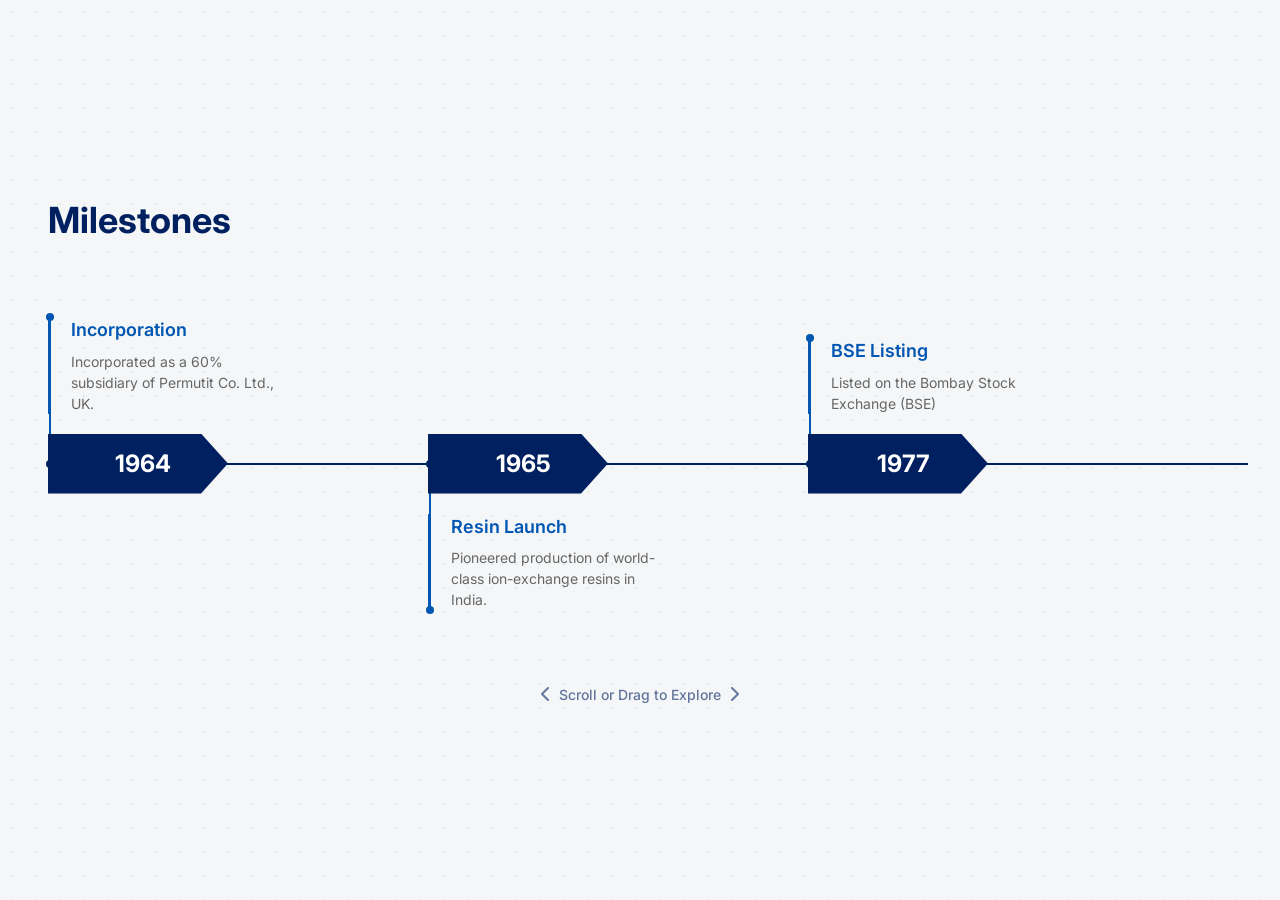
<file: roadmap.html>
<!DOCTYPE html>
<html lang="en">
<head>
    <meta charset="UTF-8">
    <meta name="viewport" content="width=device-width, initial-scale=1.0">
    <title>Milestones Roadmap</title>
    <link href="https://cdnjs.cloudflare.com/ajax/libs/font-awesome/6.0.0/css/all.min.css" rel="stylesheet">
    <style>
        @import url('https://fonts.googleapis.com/css2?family=Inter:wght@300;400;600;700&display=swap');

        /* --- Base & Reset --- */
        * {
            box-sizing: border-box;
        }

        body {
            font-family: 'Inter', sans-serif;
            background-color: #F4F6F8;
            margin: 0;
            padding: 0;
            min-height: 100vh;
            display: flex;
            flex-direction: column;
            align-items: center;
            justify-content: center;
            overflow-x: hidden;
        }

        /* --- Utilities --- */
        .cursor-grab { cursor: grab; }
        .cursor-grabbing { cursor: grabbing; }

        /* --- Background Pattern --- */
        .grid-bg {
             background-image: radial-gradient(#e5e7eb 1px, transparent 1px);
             background-size: 24px 24px;
        }

        /* --- Layout Containers --- */
        .main-wrapper {
            width: 100%;
            max-width: 1400px;
            padding: 2rem;
            position: relative;
        }

        .header-container {
            display: flex;
            align-items: center;
            justify-content: space-between;
            margin-bottom: 2rem;
            padding-left: 1rem;
            position: sticky;
            left: 0;
            z-index: 20;
            max-width: 56rem; /* approx max-w-4xl */
        }

        .page-title {
            color: #002060;
            font-size: 2.25rem; /* 4xl */
            font-weight: 700;
            margin: 0;
        }

        /* --- Scroll Container --- */
        .roadmap-scroll-area {
            overflow-x: auto;
            overflow-y: hidden;
            position: relative;
            padding: 10rem 1rem; /* py-40 px-4 */
            user-select: none;
            scroll-behavior: smooth;
        }

        /* Scrollbar Styling */
        .roadmap-scroll-area::-webkit-scrollbar {
            height: 8px;
        }
        .roadmap-scroll-area::-webkit-scrollbar-track {
            background: #e0e0e0;
            border-radius: 4px;
        }
        .roadmap-scroll-area::-webkit-scrollbar-thumb {
            background: #002060;
            border-radius: 4px;
        }

        .timeline-track {
            display: flex;
            align-items: center;
            position: relative;
            min-width: max-content;
            gap: 0;
        }

        /* --- Timeline Elements --- */
        .timeline-line {
            position: absolute;
            top: 50%;
            left: 0;
            width: 100%;
            height: 2px;
            background-color: #002060;
            z-index: 1;
            transform: translateY(-50%);
        }

        .spacer-segment {
            width: 100px;
            height: 2px;
        }

        /* --- Milestone Item Wrapper --- */
        .milestone-card {
            position: relative;
            display: flex;
            flex-direction: column;
            align-items: flex-start;
            width: 280px;
            z-index: 10; /* FIX: Added z-index to lift card above the timeline line */
            /* Animation Base State */
            opacity: 0;
            transform: translateY(30px) scale(0.95);
            transition: opacity 0.8s ease, transform 0.8s cubic-bezier(0.25, 1, 0.5, 1);
        }

        .milestone-card.is-visible {
            opacity: 1;
            transform: translateY(0) scale(1);
        }

        /* --- Year Chevron --- */
        .year-badge {
            position: relative;
            background-color: #002060;
            color: white;
            height: 60px;
            display: flex;
            align-items: center;
            justify-content: center;
            padding-left: 20px;
            padding-right: 10px;
            font-weight: 700;
            font-size: 1.5rem;
            clip-path: polygon(0% 0%, 85% 0%, 100% 50%, 85% 100%, 0% 100%);
            width: 180px;
            z-index: 10;
            transition: all 0.3s cubic-bezier(0.34, 1.56, 0.64, 1);
            transform-origin: center;
            box-shadow: 0 10px 15px -3px rgba(0, 0, 0, 0.1), 0 4px 6px -2px rgba(0, 0, 0, 0.05); /* shadow-lg */
        }
        
        /* --- Content Blocks --- */
        .content-block-top, .content-block-bottom {
            position: absolute;
            left: 0;
            padding-left: 1.25rem; /* pl-5 */
            border-left: 3px solid #0056b3;
            z-index: 5;
            transition: transform 0.4s ease-out, border-color 0.3s ease;
        }

        .content-block-top {
            bottom: 80px;
        }

        .content-block-bottom {
            top: 80px;
        }

        .milestone-title {
            color: #0056b3;
            font-weight: 600;
            font-size: 1.125rem;
            line-height: 1.4;
            margin: 0 0 8px 0;
            transition: color 0.3s ease;
        }
        
        .milestone-desc {
            color: #666;
            font-size: 0.875rem;
            line-height: 1.5;
            max-width: 220px;
            margin: 0;
        }

        /* --- Connectors --- */
        .vertical-line {
            position: absolute;
            width: 2px;
            background-color: #0056b3;
            left: -2px; 
            transition: background-color 0.3s ease, box-shadow 0.3s ease;
        }

        .dot {
            position: absolute;
            width: 8px;
            height: 8px;
            background-color: #0056b3;
            border-radius: 50%;
            left: -5px; 
            z-index: 2;
            transition: background-color 0.3s ease, transform 0.3s ease, box-shadow 0.3s ease;
        }

        /* Positioning logic */
        .content-block-top .vertical-line { bottom: -50px; height: 50px; }
        .content-block-bottom .vertical-line { top: -50px; height: 50px; }
        
        .dot-top-start { top: -4px; }
        .dot-top-end-anchor { bottom: -54px; z-index: 20; background-color: #002060; }
        
        .dot-bottom-start-anchor { top: -54px; z-index: 20; background-color: #002060; }
        .dot-bottom-end { bottom: -4px; }

        /* --- Interactions & Hover Effects --- */
        
        /* Year Chevron Hover */
        .milestone-card:hover .year-badge {
            transform: scale(1.1) rotate(-1deg);
            background-color: #00308F;
            box-shadow: 0 10px 30px -5px rgba(0, 32, 96, 0.4);
            z-index: 20;
        }

        /* Connector Glow */
        .milestone-card:hover .vertical-line {
            background-color: #2563eb;
            box-shadow: 0 0 8px rgba(37, 99, 235, 0.5);
            width: 3px;
        }
        .milestone-card:hover .content-block-top,
        .milestone-card:hover .content-block-bottom {
            border-left-color: #2563eb;
        }

        /* Dot Pop */
        .milestone-card:hover .dot {
            background-color: #2563eb;
            transform: scale(1.4);
            box-shadow: 0 0 10px rgba(37, 99, 235, 0.6);
        }
        /* Anchor dots glow too */
        .milestone-card:hover .dot-top-end-anchor,
        .milestone-card:hover .dot-bottom-start-anchor {
            background-color: #2563eb;
        }

        .milestone-card:hover .milestone-title {
            color: #2563eb;
        }

        /* Text Block Float */
        .milestone-card:hover .content-block-top { transform: translateY(-8px); }
        .milestone-card:hover .content-block-bottom { transform: translateY(8px); }

        /* Navigation Hint */
        .nav-hint {
            display: flex;
            justify-content: center;
            margin-top: 2rem;
            color: #002060;
            opacity: 0.6;
            animation: pulse 2s infinite;
            align-items: center;
            gap: 0.5rem;
        }
        .nav-hint-text {
            font-size: 0.875rem;
            font-weight: 500;
        }
        @keyframes pulse {
            0%, 100% { opacity: 1; }
            50% { opacity: .5; }
        }
        
    </style>
</head>
<body class="grid-bg">

    <div class="main-wrapper">
        
        <!-- Main Header -->
        <div class="header-container">
            <h1 class="page-title">Milestones</h1>
        </div>

        <!-- Scroll Container -->
        <div id="scrollContainer" class="roadmap-scroll-area cursor-grab">
            
            <!-- Inner Track -->
            <div id="timelineTrack" class="timeline-track">
                
                <!-- Continuous Horizontal Line -->
                <div class="timeline-line"></div>

                <!-- 1964: TOP -->
                <div class="milestone-card" data-position="top">
                    <div class="content-block-top">
                        <div class="dot dot-top-start"></div>
                        <div class="dot dot-top-end-anchor"></div>
                        <div class="vertical-line"></div>

                        <h3 class="milestone-title">Incorporation</h3>
                        <p class="milestone-desc">Incorporated as a 60% subsidiary of Permutit Co. Ltd., UK.</p>
                    </div>
                    <div class="year-badge">1964</div>
                </div>

                <div class="spacer-segment"></div>

                <!-- 1965: BOTTOM -->
                <div class="milestone-card" data-position="bottom">
                    <div class="year-badge">1965</div>
                    <div class="content-block-bottom">
                        <div class="vertical-line"></div>
                        <div class="dot dot-bottom-start-anchor"></div>
                        <div class="dot dot-bottom-end"></div>

                        <h3 class="milestone-title">Resin Launch</h3>
                        <p class="milestone-desc">Pioneered production of world-class ion-exchange resins in India.</p>
                    </div>
                </div>

                <div class="spacer-segment"></div>

                <!-- 1977: TOP -->
                <div class="milestone-card" data-position="top">
                    <div class="content-block-top">
                        <div class="dot dot-top-start"></div>
                        <div class="dot dot-top-end-anchor"></div>
                        <div class="vertical-line"></div>

                        <h3 class="milestone-title">BSE Listing</h3>
                        <p class="milestone-desc">Listed on the Bombay Stock Exchange (BSE)</p>
                    </div>
                    <div class="year-badge">1977</div>
                </div>

                <div class="spacer-segment"></div>

                <!-- 1978: BOTTOM -->
                <div class="milestone-card" data-position="bottom">
                    <div class="year-badge">1978</div>
                    <div class="content-block-bottom">
                        <div class="vertical-line"></div>
                        <div class="dot dot-bottom-start-anchor"></div>
                        <div class="dot dot-bottom-end"></div>

                        <h3 class="milestone-title">RO Pioneer</h3>
                        <p class="milestone-desc">First Indian company to introduce the Reverse Osmosis (RO) concept.</p>
                    </div>
                </div>

                <div class="spacer-segment"></div>

                 <!-- 1979: TOP -->
                 <div class="milestone-card" data-position="top">
                    <div class="content-block-top">
                         <div class="dot dot-top-start"></div>
                         <div class="dot dot-top-end-anchor"></div>
                         <div class="vertical-line"></div>

                        <h3 class="milestone-title">Ankleshwar Plant</h3>
                        <p class="milestone-desc">Inauguration of the ion-exchange resins manufacturing unit.</p>
                    </div>
                    <div class="year-badge">1979</div>
                </div>

                <!-- End padding -->
                <div style="width: 100px;"></div>

            </div>
        </div>
        
        <!-- Navigation Hint -->
        <div class="nav-hint">
            <i class="fas fa-chevron-left"></i> 
            <span class="nav-hint-text">Scroll or Drag to Explore</span> 
            <i class="fas fa-chevron-right"></i>
        </div>

    </div>

    <script>
        // --- Scrolling Logic ---
        const scrollContainer = document.getElementById('scrollContainer');

        scrollContainer.addEventListener('wheel', (evt) => {
            evt.preventDefault();
            scrollContainer.scrollLeft += evt.deltaY;
        });

        let isDown = false;
        let startX;
        let scrollLeft;

        scrollContainer.addEventListener('mousedown', (e) => {
            isDown = true;
            scrollContainer.classList.add('cursor-grabbing');
            scrollContainer.classList.remove('cursor-grab');
            startX = e.pageX - scrollContainer.offsetLeft;
            scrollLeft = scrollContainer.scrollLeft;
        });

        scrollContainer.addEventListener('mouseleave', () => {
            isDown = false;
            scrollContainer.classList.remove('cursor-grabbing');
            scrollContainer.classList.add('cursor-grab');
        });

        scrollContainer.addEventListener('mouseup', () => {
            isDown = false;
            scrollContainer.classList.remove('cursor-grabbing');
            scrollContainer.classList.add('cursor-grab');
        });

        scrollContainer.addEventListener('mousemove', (e) => {
            if (!isDown) return;
            e.preventDefault();
            const x = e.pageX - scrollContainer.offsetLeft;
            const walk = (x - startX) * 1.5;
            scrollContainer.scrollLeft = scrollLeft - walk;
        });

        // --- INTERSECTION OBSERVER (SCROLL REVEAL) ---
        
        const observerOptions = {
            root: scrollContainer,
            threshold: 0.25 
        };

        const scrollObserver = new IntersectionObserver((entries) => {
            entries.forEach(entry => {
                if (entry.isIntersecting) {
                    entry.target.classList.add('is-visible');
                    scrollObserver.unobserve(entry.target);
                }
            });
        }, observerOptions);

        // Observe existing items
        document.querySelectorAll('.milestone-card').forEach(item => {
            scrollObserver.observe(item);
        });

    </script>
</body>
</html>
</file>
